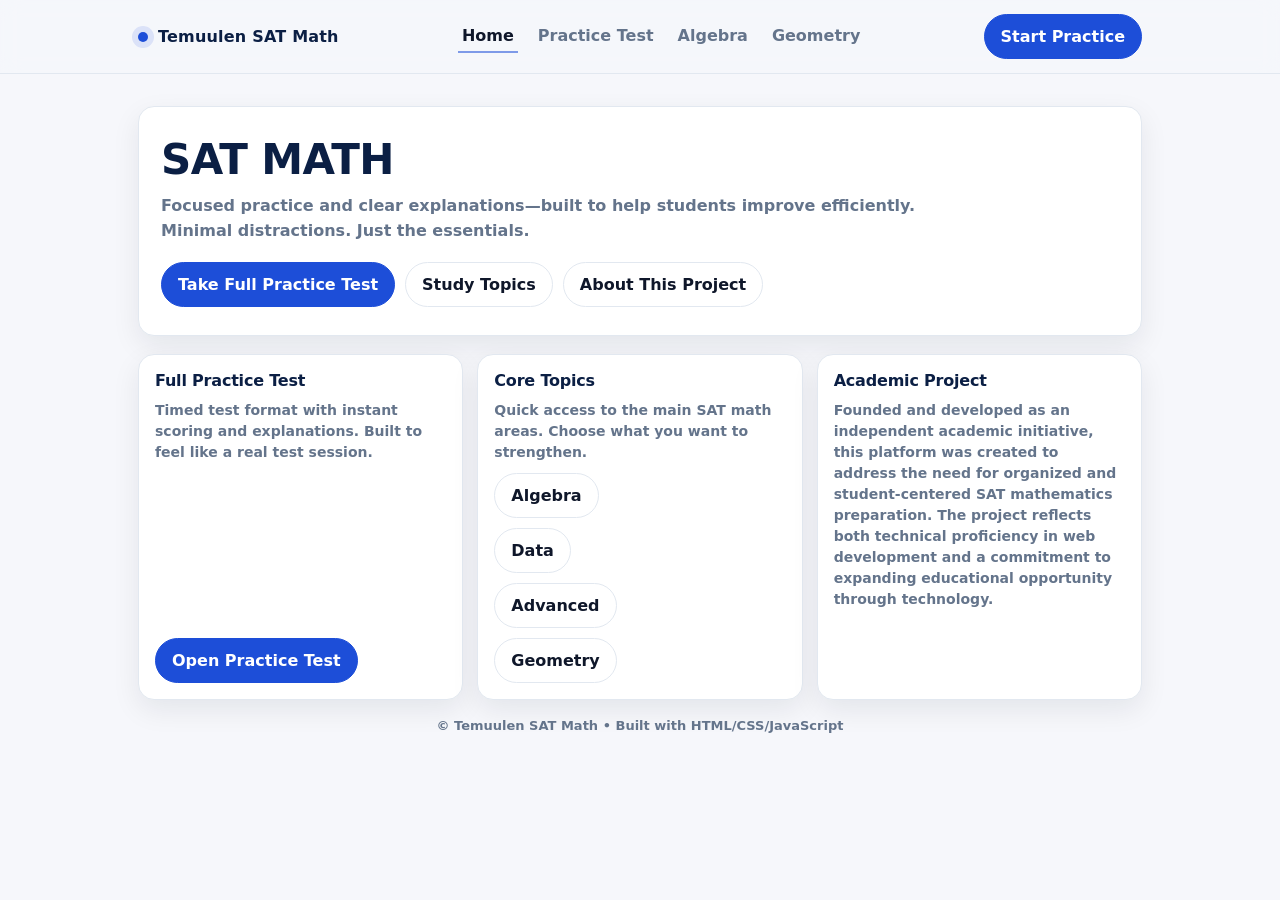
<file: index.html>
<!doctype html>
<html lang="en">
<head>
  <meta charset="UTF-8" />
  <meta name="viewport" content="width=device-width, initial-scale=1.0" />
  <title>Temuulen SAT Math</title>
  <style>
    :root{
      --bg:#f6f7fb;
      --card:#ffffff;
      --text:#0f172a;
      --muted:#64748b;
      --line:#e2e8f0;
      --navy:#0b1f44;
      --blue:#1d4ed8;
      --blue2:#1e40af;
      --shadow: 0 10px 28px rgba(15,23,42,.08);
      --radius: 16px;
      --max: 1040px;
    }
    *{ box-sizing:border-box; }
    body{
      margin:0;
      font-family: ui-sans-serif, system-ui, -apple-system, Segoe UI, Roboto, Helvetica, Arial, "Apple Color Emoji","Segoe UI Emoji";
      background: var(--bg);
      color: var(--text);
    }
    html{ scroll-behavior:smooth; }

    /* Top bar */
    .topbar{
      position:sticky; top:0; z-index:10;
      background: rgba(246,247,251,.9);
      backdrop-filter: blur(10px);
      border-bottom: 1px solid var(--line);
    }
    .nav{
      max-width: var(--max);
      margin:0 auto;
      padding: 14px 18px;
      display:flex;
      align-items:center;
      justify-content:space-between;
      gap:14px;
    }
    .brand{
      display:flex; align-items:center; gap:10px;
      font-weight: 900;
      letter-spacing: .2px;
      color: var(--navy);
      white-space: nowrap;
    }
    .dot{
      width:10px; height:10px; border-radius:999px;
      background: var(--blue);
      box-shadow: 0 0 0 6px rgba(29,78,216,.12);
    }
    .links{
      display:flex; gap:16px; flex-wrap:wrap;
      color: var(--muted);
      font-weight: 700;
    }
    .links a{
      text-decoration:none;
      color: var(--muted);
      padding:6px 4px;
      border-bottom:2px solid transparent;
    }
    .links a:hover{ color: var(--text); border-bottom-color: rgba(29,78,216,.25); }

    /* Layout */
    .wrap{
      max-width: var(--max);
      margin: 0 auto;
      padding: 32px 18px 64px;
    }
    .hero{
      background: var(--card);
      border: 1px solid var(--line);
      border-radius: var(--radius);
      box-shadow: var(--shadow);
      padding: 28px 22px;
    }
    .hero h1{
      margin:0 0 10px;
      font-size: 42px;
      letter-spacing: -0.6px;
      color: var(--navy);
    }
    .hero p{
      margin:0;
      max-width: 68ch;
      color: var(--muted);
      font-weight: 650;
      line-height: 1.55;
      font-size: 16px;
    }

    .actions{
      margin-top: 18px;
      display:flex;
      gap:10px;
      flex-wrap:wrap;
    }
    .btn{
      display:inline-flex;
      align-items:center;
      justify-content:center;
      gap:10px;
      padding: 12px 16px;
      border-radius: 999px;
      border: 1px solid var(--line);
      background: #fff;
      color: var(--text);
      font-weight: 800;
      text-decoration:none;
      transition: transform .08s ease, background .15s ease, border-color .15s ease;
    }
    .btn:active{ transform: translateY(1px) scale(0.99); }
    .btn.primary{
      background: var(--blue);
      border-color: var(--blue);
      color:#fff;
    }
    .btn.primary:hover{ background: var(--blue2); border-color: var(--blue2); }
    .btn.ghost{ background: transparent; }
    .btn.ghost:hover{ background: #ffffff; }

    /* Main cards */
    .grid{
      margin-top: 18px;
      display:grid;
      grid-template-columns: repeat(3, 1fr);
      gap: 14px;
    }
    .card{
      background: var(--card);
      border: 1px solid var(--line);
      border-radius: var(--radius);
      box-shadow: var(--shadow);
      padding: 16px;
      display:flex;
      flex-direction:column;
      gap: 10px;
      min-height: 150px;
    }
    .card h2{
      margin:0;
      font-size: 16px;
      letter-spacing: -.2px;
      color: var(--navy);
    }
    .card p{
      margin:0;
      color: var(--muted);
      font-weight: 650;
      line-height: 1.5;
      font-size: 14px;
    }
    .card .smallbtn{
      margin-top:auto;
      width: fit-content;
    }

    /* Footer */
    .footer{
      margin-top: 18px;
      color: var(--muted);
      font-weight: 650;
      font-size: 13px;
      text-align:center;
    }

    @media (max-width: 860px){
      .grid{ grid-template-columns: 1fr; }
      .hero h1{ font-size: 34px; }
      .links{ display:none; }
    }
  </style>
</head>

<body>
  <header class="topbar">
    <div class="nav">
      <div class="brand"><span class="dot"></span> Temuulen SAT Math</div>

      <nav class="links" aria-label="Main">
        <a href="index.html" style="color:var(--text); border-bottom-color: rgba(29,78,216,.55);">Home</a>
        <a href="practice.html">Practice Test</a>
        <a href="algebra.html">Algebra</a>
        <a href="geometry.html">Geometry</a>
      </nav>

      <a class="btn primary" href="practice.html">Start Practice</a>
    </div>
  </header>

  <main class="wrap">
    <section class="hero">
      <h1>SAT MATH</h1>
      <p>
        Focused practice and clear explanations—built to help students improve efficiently.
        Minimal distractions. Just the essentials.
      </p>

      <div class="actions">
        <a class="btn primary" href="practice.html">Take Full Practice Test</a>
        <a class="btn ghost" href="#topics">Study Topics</a>
        <a class="btn ghost" href="#about">About This Project</a>
      </div>
    </section>

    <section class="grid" id="topics" aria-label="Key sections">
      <div class="card">
        <h2>Full Practice Test</h2>
        <p>Timed test format with instant scoring and explanations. Built to feel like a real test session.</p>
        <a class="btn primary smallbtn" href="practice.html">Open Practice Test</a>
      </div>

      <div class="card">
        <h2>Core Topics</h2>
        <p>Quick access to the main SAT math areas. Choose what you want to strengthen.</p>
        <a class="btn smallbtn" href="topics/algebra.html">Algebra</a>
        <a class="btn smallbtn" href="topics/data.html">Data</a>
        <a class="btn smallbtn" href="topics/advanced.html">Advanced</a>
        <a class="btn smallbtn" href="topcis/geometry.html">Geometry</a>
      </div>

      <div class="card" id="about">
        <h2>Academic Project</h2>
        <p>
          Founded and developed as an independent academic initiative, this platform was created to address the need for organized and student-centered SAT mathematics preparation. The project reflects both technical proficiency in web development and a commitment to expanding educational opportunity through technology.
        </p>
      </div>
    </section>

    <div class="footer">© Temuulen SAT Math • Built with HTML/CSS/JavaScript</div>
  </main>
</body>
</html>
</file>
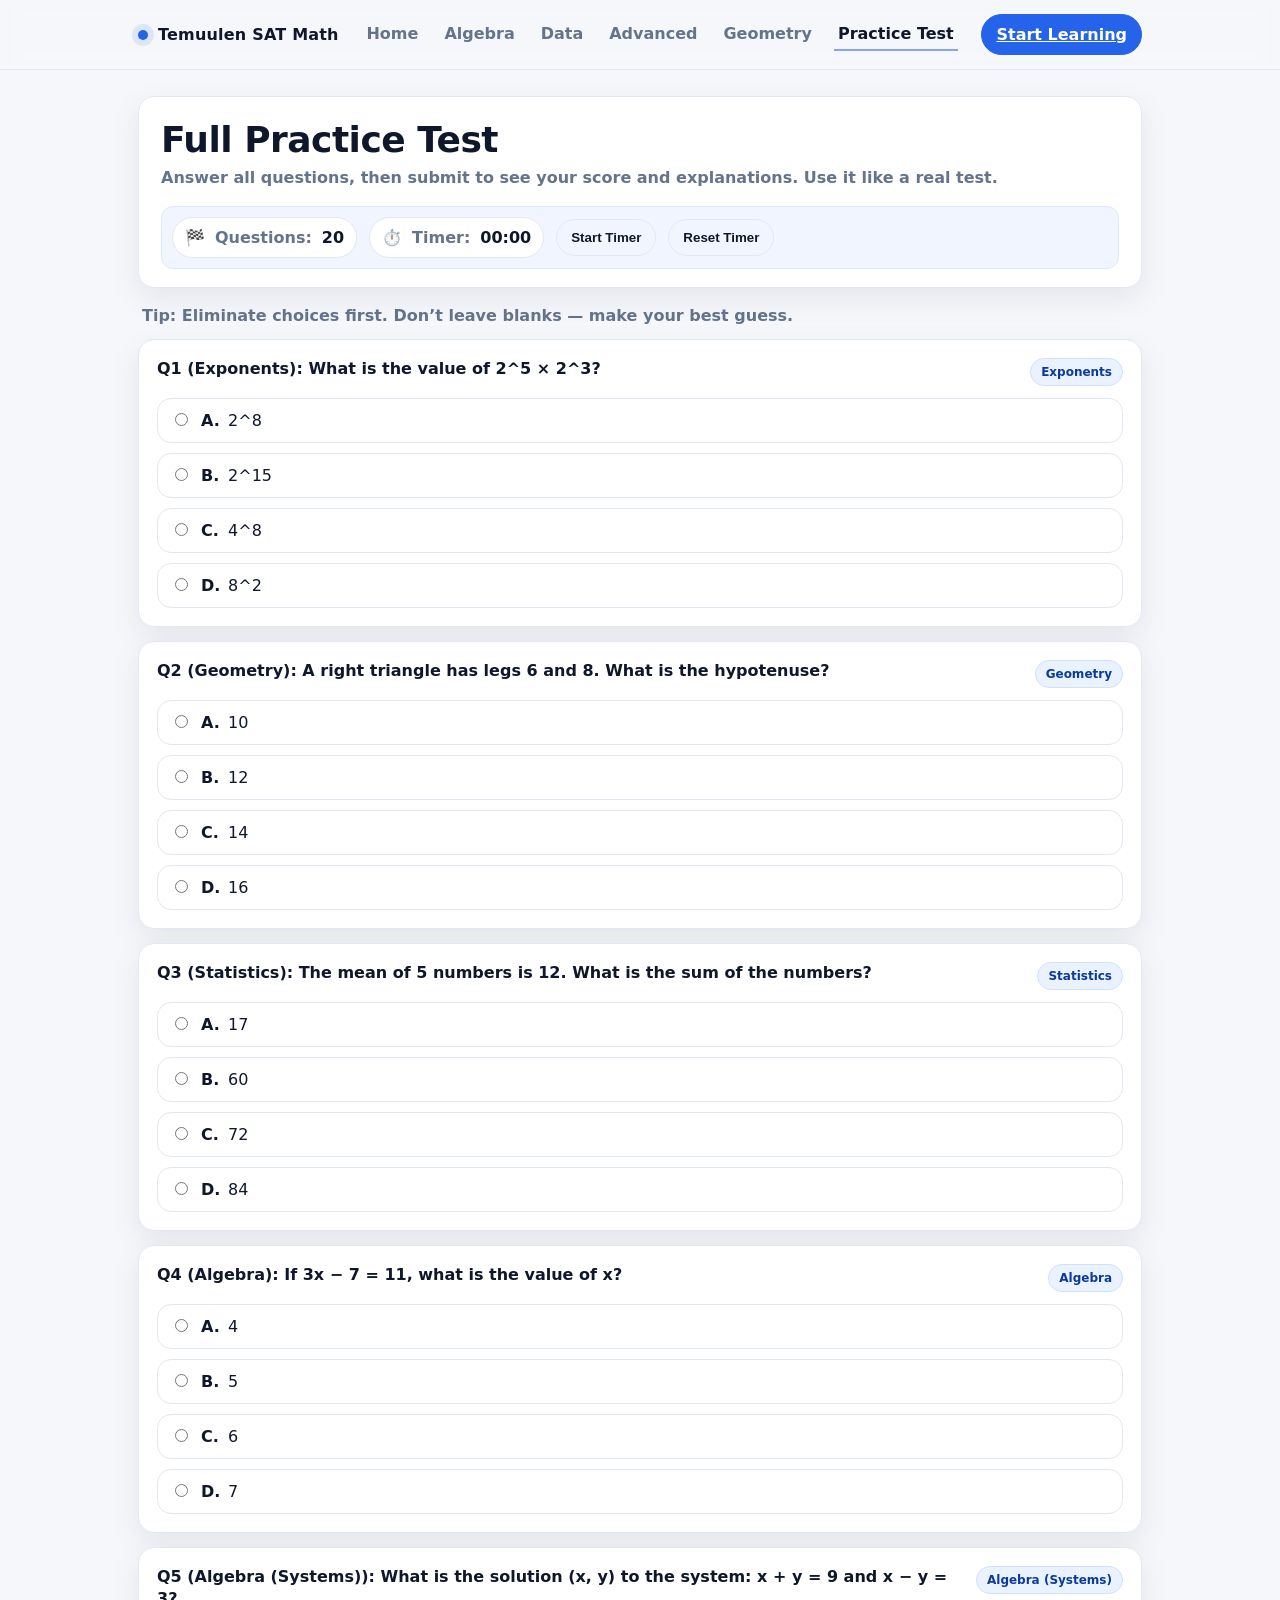
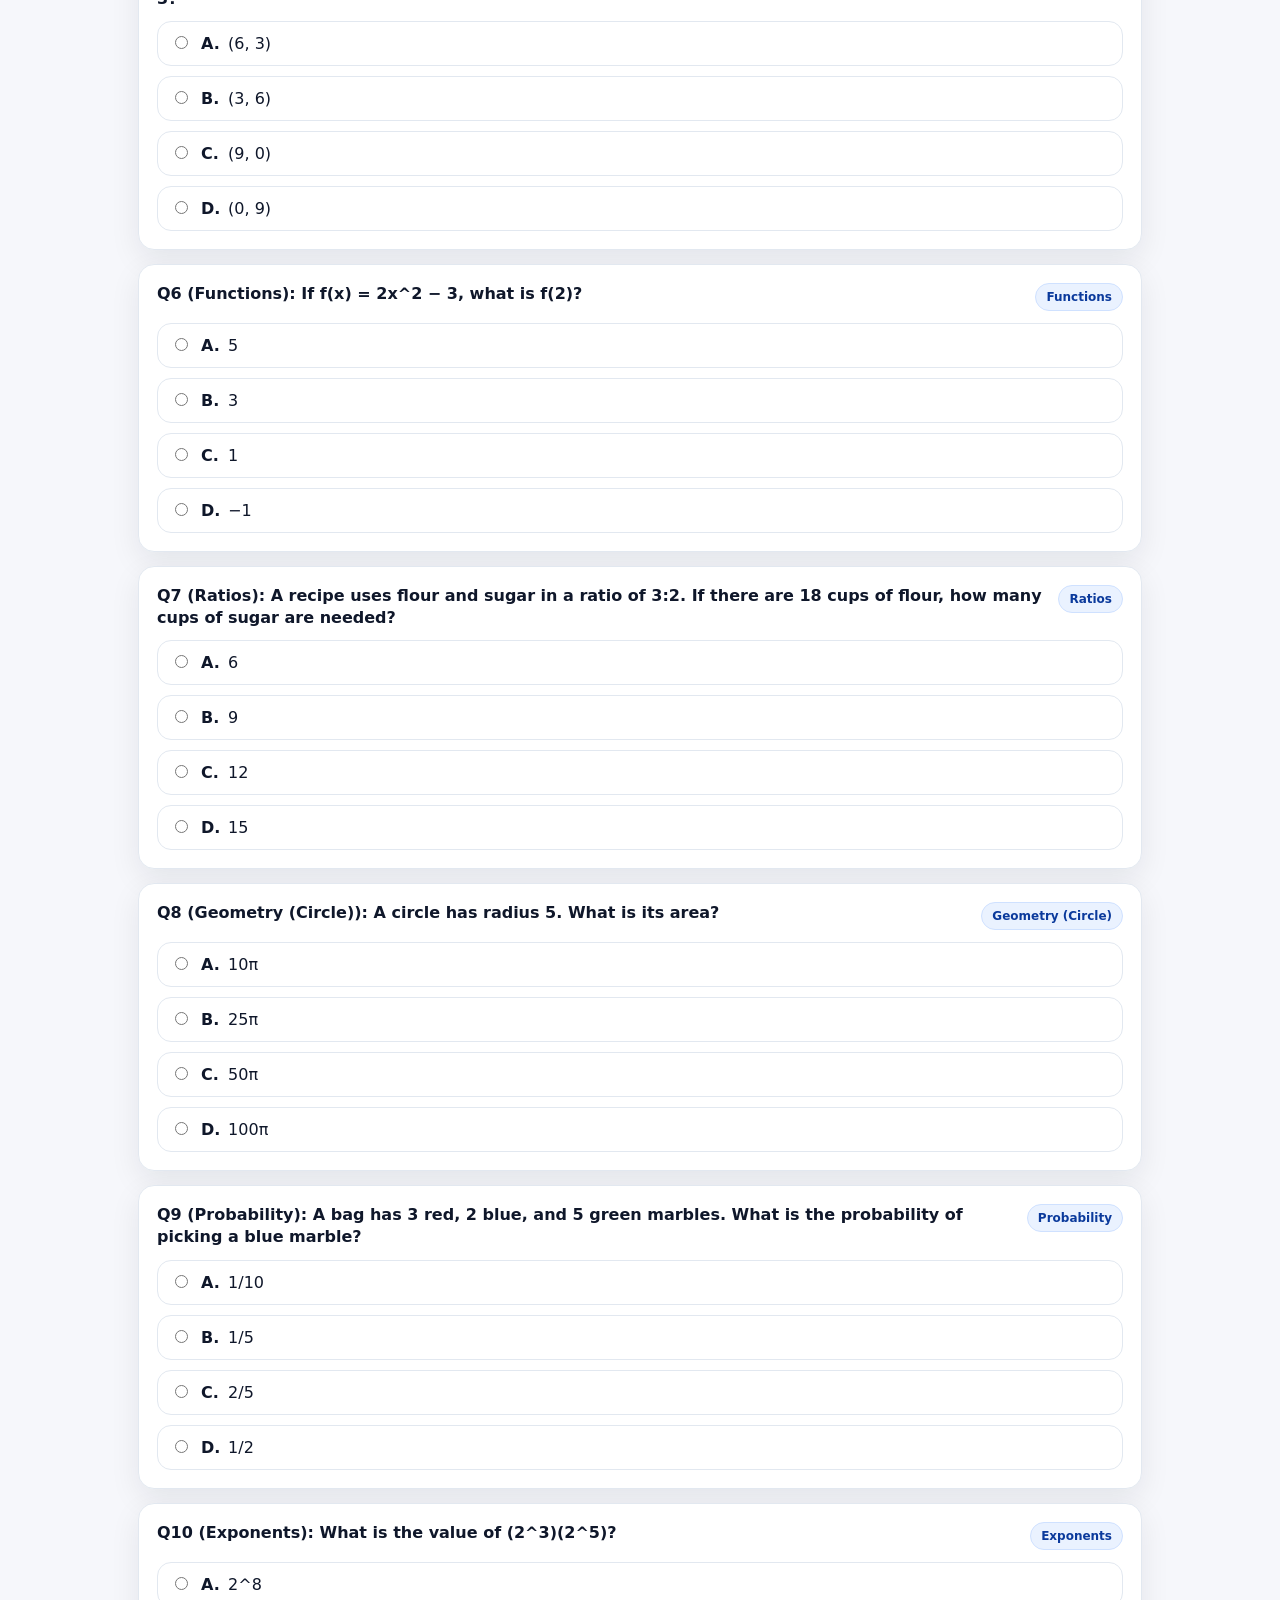
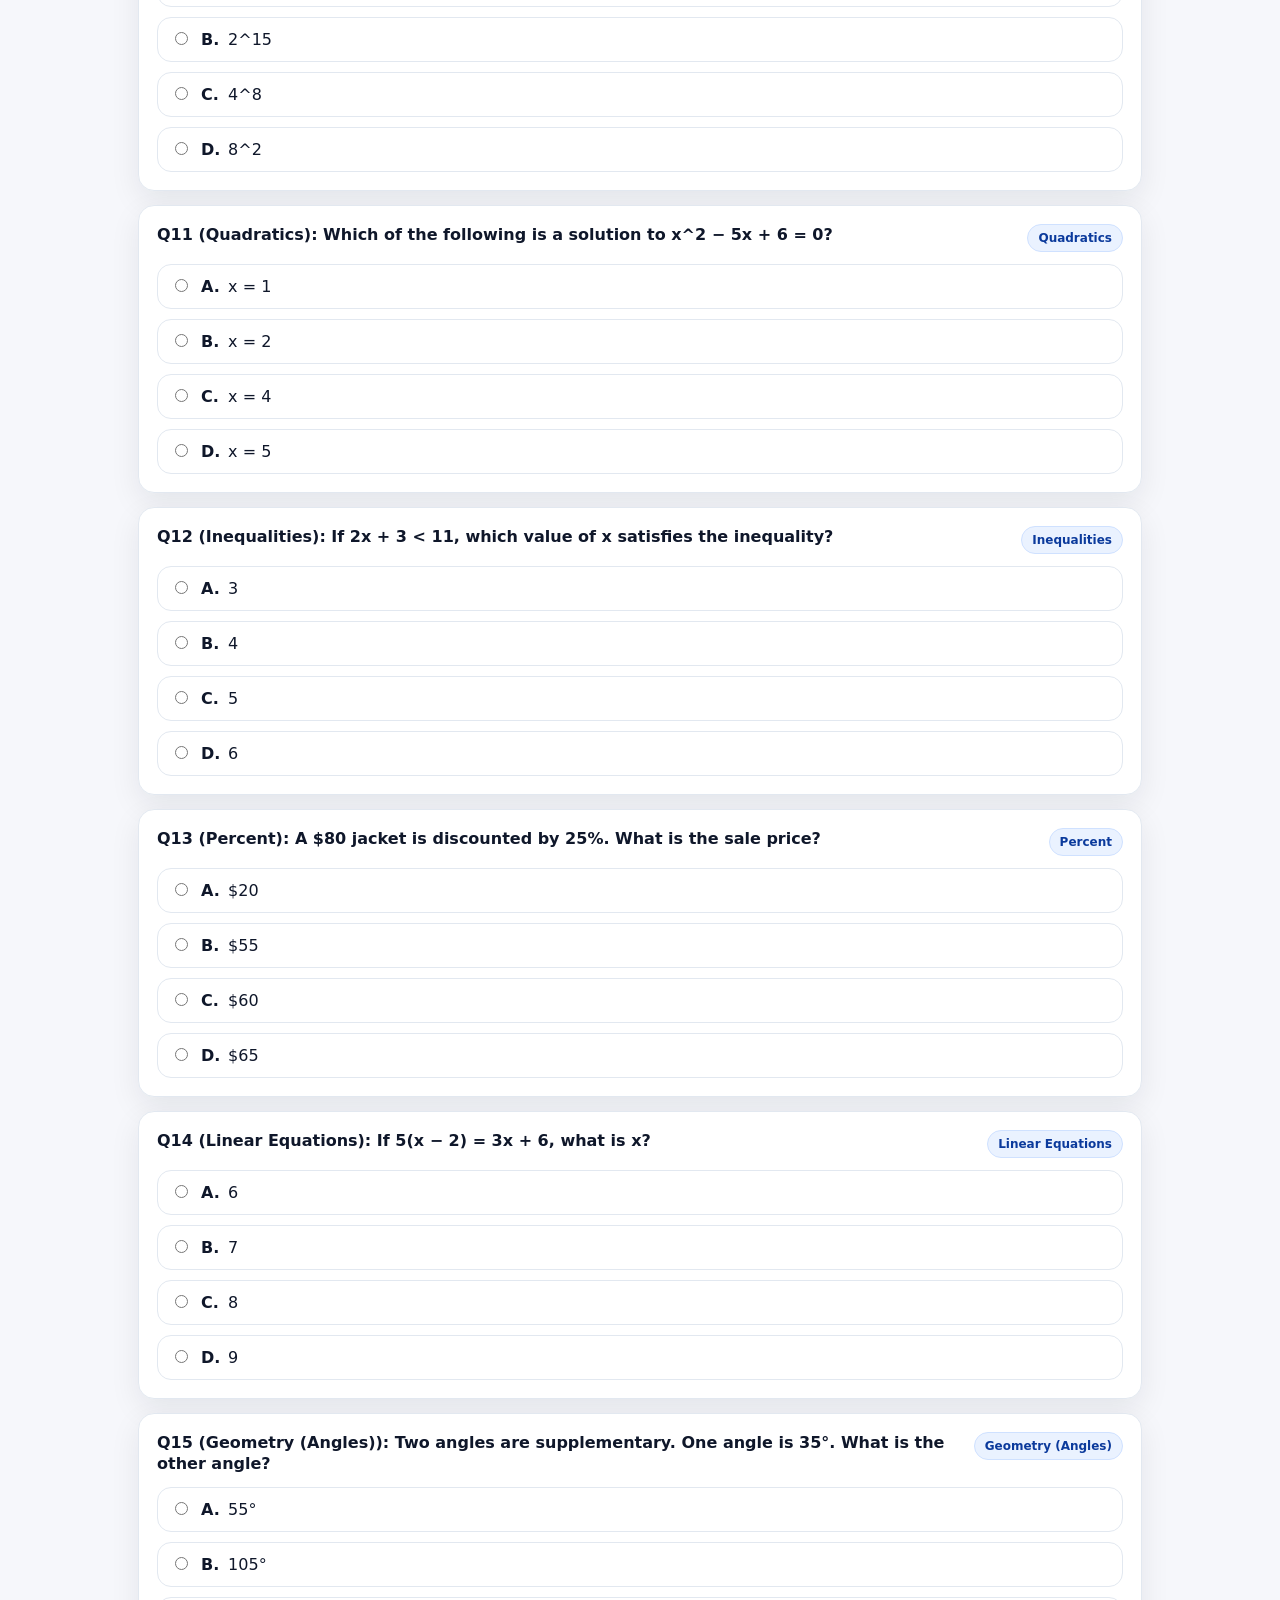
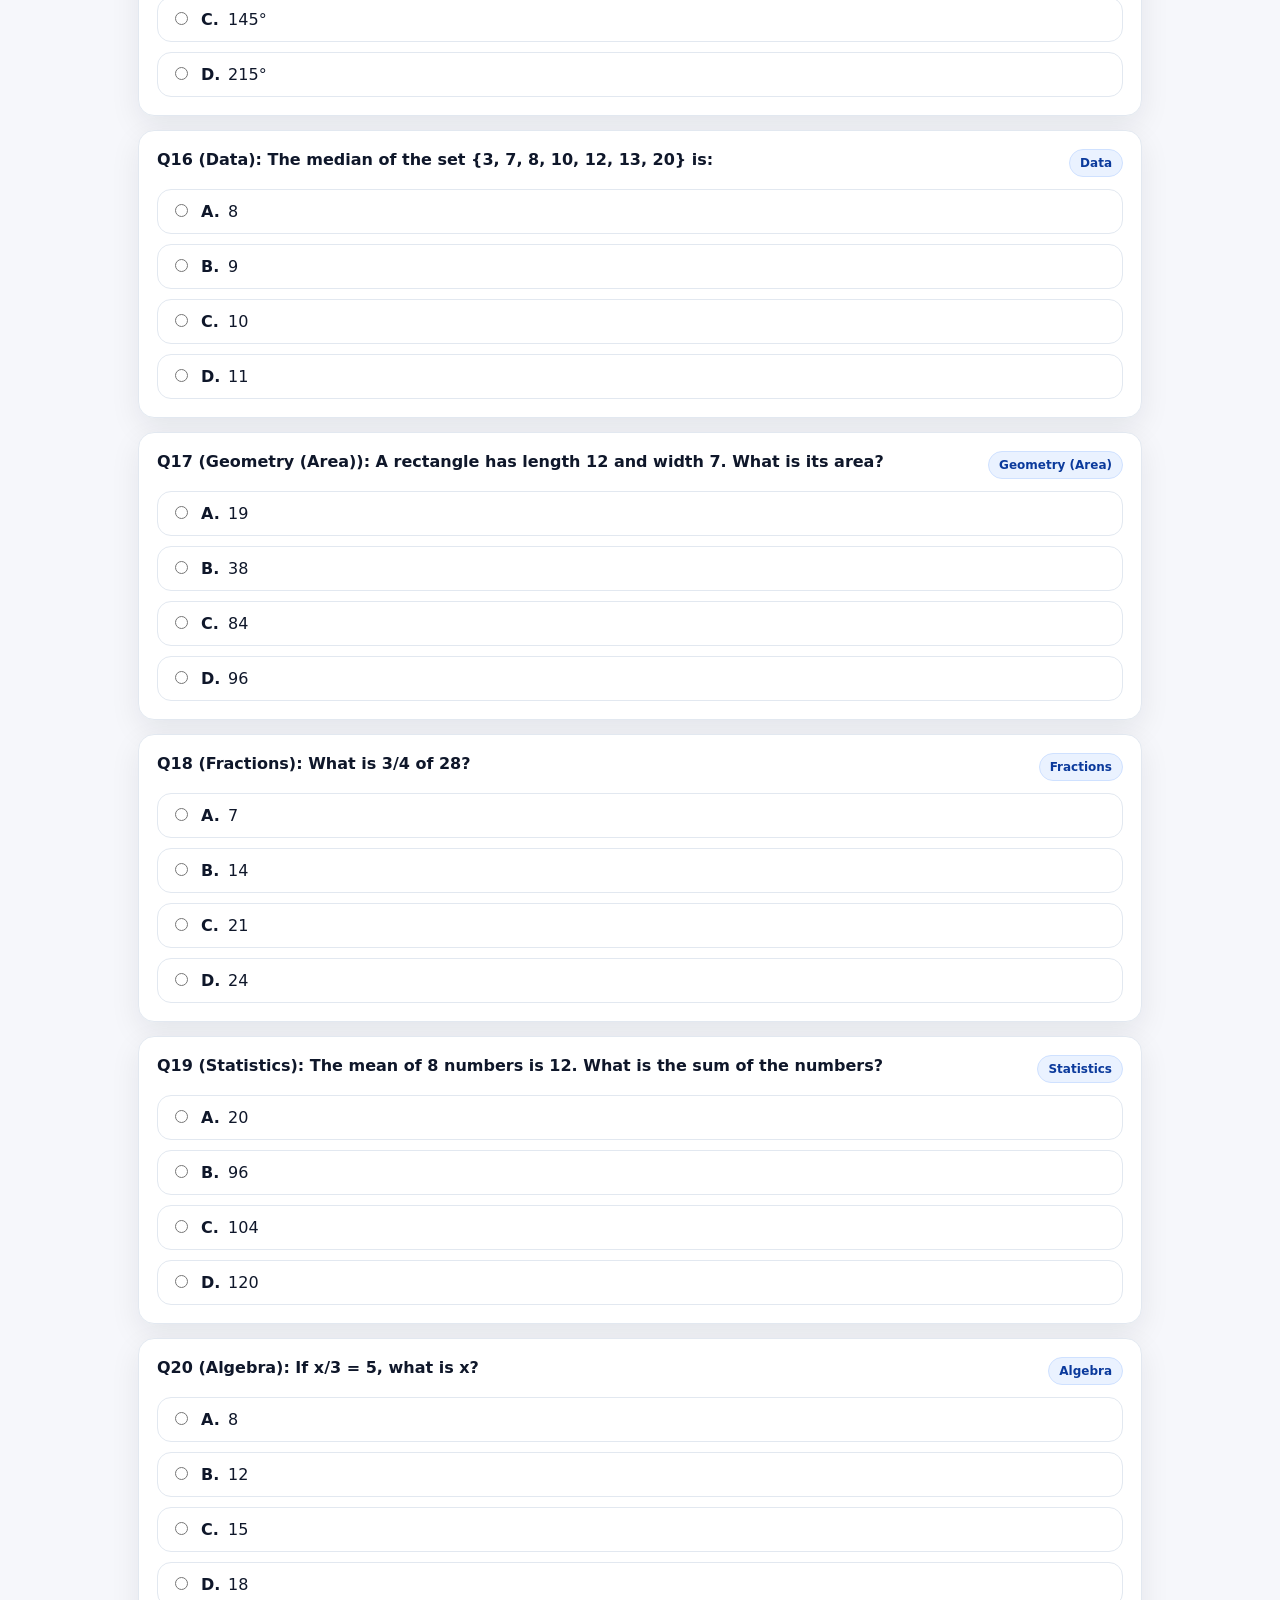
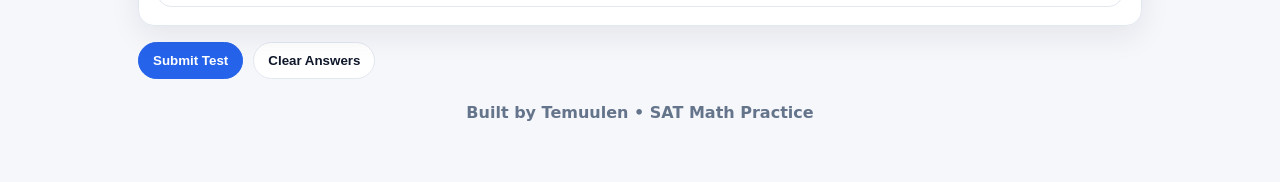
<file: practice.html>
<!doctype html>
<html lang="en">
<head>
  <meta charset="UTF-8" />
  <meta name="viewport" content="width=device-width, initial-scale=1.0" />
  <title>Practice Test • Temuulen SAT</title>

  <style>
    :root{
      --bg:#f6f7fb;
      --card:#ffffff;
      --text:#0f172a;
      --muted:#64748b;
      --line:#e2e8f0;
      --blue:#2563eb;
      --blue2:#1d4ed8;
      --good:#16a34a;
      --bad:#dc2626;
      --shadow: 0 10px 30px rgba(15,23,42,.08);
      --radius: 16px;
      --radius2: 12px;
      --max: 1040px;
      font-synthesis-weight: none;
    }
    *{box-sizing:border-box}
    body{
      margin:0;
      font-family: ui-sans-serif, system-ui, -apple-system, Segoe UI, Roboto, Helvetica, Arial, "Apple Color Emoji","Segoe UI Emoji";
      color:var(--text);
      background:var(--bg);
    }

    /* Top Nav */
    .topbar{
      position:sticky; top:0; z-index:10;
      background:rgba(246,247,251,.88);
      backdrop-filter: blur(10px);
      border-bottom:1px solid var(--line);
    }
    .nav{
      max-width:var(--max);
      margin:0 auto;
      padding:14px 18px;
      display:flex;
      align-items:center;
      justify-content:space-between;
      gap:14px;
    }
    .brand{
      display:flex;
      align-items:center;
      gap:10px;
      font-weight:800;
      letter-spacing:.2px;
      white-space:nowrap;
    }
    .brand .dot{
      width:10px;height:10px;border-radius:999px;background:var(--blue);
      box-shadow: 0 0 0 6px rgba(37,99,235,.12);
    }
    .links{
      display:flex;
      gap:18px;
      flex-wrap:wrap;
      justify-content:center;
      color:var(--muted);
      font-weight:600;
    }
    .links a{
      text-decoration:none;
      color:var(--muted);
      padding:6px 4px;
      border-bottom:2px solid transparent;
    }
    .links a:hover{ color:var(--text); border-bottom-color:rgba(37,99,235,.25); }
    .cta{
      display:flex; gap:10px; align-items:center;
      white-space:nowrap;
    }
    .btn{
      border:1px solid var(--line);
      background:#fff;
      color:var(--text);
      padding:10px 14px;
      border-radius:999px;
      font-weight:700;
      cursor:pointer;
      transition: transform .05s ease, background .15s ease, border-color .15s ease;
    }
    .btn:active{ transform: translateY(1px); }
    .btn.primary{
      background:var(--blue);
      border-color: var(--blue);
      color:#fff;
    }
    .btn.primary:hover{ background:var(--blue2); border-color:var(--blue2); }
    .btn.ghost{
      background:transparent;
    }
    .btn:disabled{ opacity:.7; cursor:not-allowed; }

    /* Page */
    .wrap{
      max-width:var(--max);
      margin:0 auto;
      padding:26px 18px 60px;
    }
    .hero{
      background:var(--card);
      border:1px solid var(--line);
      border-radius:var(--radius);
      box-shadow: var(--shadow);
      padding:22px 22px 18px;
    }
    .hero h1{
      margin:0 0 6px;
      font-size:36px;
      letter-spacing:-.5px;
    }
    .hero p{
      margin:0 0 16px;
      color:var(--muted);
      line-height:1.5;
      font-weight:600;
    }
    .pillbar{
      display:flex;
      gap:12px;
      flex-wrap:wrap;
      align-items:center;
      padding:10px;
      background: #f1f5ff;
      border:1px solid #dbeafe;
      border-radius:var(--radius2);
    }
    .pill{
      display:flex;
      align-items:center;
      gap:10px;
      padding:10px 12px;
      border-radius:999px;
      background:#fff;
      border:1px solid var(--line);
      font-weight:800;
    }
    .pill span{ color:var(--muted); font-weight:800; }
    .timer{
      min-width:110px;
      justify-content:center;
    }
    .tip{
      margin:18px 4px 14px;
      color:var(--muted);
      font-weight:700;
    }

    /* Questions */
    .q{
      background:var(--card);
      border:1px solid var(--line);
      border-radius:var(--radius);
      box-shadow: var(--shadow);
      padding:18px 18px;
      margin:14px 0;
    }
    .qhead{
      display:flex;
      align-items:flex-start;
      justify-content:space-between;
      gap:14px;
      margin-bottom:12px;
    }
    .qtitle{
      font-size:16px;
      font-weight:900;
      line-height:1.35;
    }
    .qtag{
      font-size:12px;
      font-weight:900;
      color:#0b3a9c;
      background:#eaf2ff;
      border:1px solid #cfe1ff;
      padding:6px 10px;
      border-radius:999px;
      white-space:nowrap;
    }
    .choices{
      display:grid;
      gap:10px;
      margin-top:10px;
    }
    .choice{
      display:flex;
      gap:10px;
      align-items:flex-start;
      padding:12px 12px;
      border:1px solid var(--line);
      border-radius:14px;
      background:#fff;
      cursor:pointer;
      transition: border-color .15s ease, transform .08s ease, background .15s ease;
    }
    .choice:hover{ border-color:#bcd2ff; background:#fbfdff; }
    .choice:active{ transform: scale(0.995); }
    .choice input{ margin-top:2px; }
    .choice strong{ min-width: 22px; display:inline-block; }

    /* Results */
    .actions{
      display:flex;
      gap:10px;
      flex-wrap:wrap;
      margin-top:16px;
      align-items:center;
    }
    .result{
      margin-top:18px;
      padding:16px 16px;
      border-radius:var(--radius);
      border:1px solid var(--line);
      background: #fff;
      box-shadow: var(--shadow);
      display:none;
    }
    .result h2{ margin:0 0 6px; font-size:22px; }
    .result .meta{ color:var(--muted); font-weight:700; margin:0 0 12px; }
    .scoreline{
      display:flex; gap:10px; flex-wrap:wrap; align-items:center;
      margin: 12px 0 4px;
    }
    .badge{
      display:inline-flex;
      align-items:center;
      gap:8px;
      padding:8px 12px;
      border-radius:999px;
      font-weight:900;
      border:1px solid var(--line);
      background:#f8fafc;
    }
    .badge.good{ border-color:#bbf7d0; background:#f0fdf4; color:#166534; }
    .badge.bad{ border-color:#fecaca; background:#fef2f2; color:#991b1b; }

    .review{
      margin-top:14px;
      display:grid;
      gap:10px;
    }
    .reviewItem{
      border:1px solid var(--line);
      border-radius:14px;
      padding:12px 12px;
      background:#fff;
    }
    .reviewItem .top{
      display:flex; justify-content:space-between; align-items:flex-start; gap:12px;
      margin-bottom:6px;
    }
    .reviewItem .top .label{
      font-weight:900;
    }
    .reviewItem .top .status{
      font-weight:900;
      padding:6px 10px;
      border-radius:999px;
      border:1px solid var(--line);
      background:#f8fafc;
      white-space:nowrap;
    }
    .status.ok{ border-color:#bbf7d0; background:#f0fdf4; color:#166534; }
    .status.no{ border-color:#fecaca; background:#fef2f2; color:#991b1b; }
    .reviewItem .small{
      color:var(--muted);
      font-weight:700;
      line-height:1.45;
    }

    .footerNote{
      margin-top:24px;
      color:var(--muted);
      font-weight:700;
      text-align:center;
    }

    @media (max-width: 760px){
      .hero h1{ font-size:30px; }
      .links{ display:none; }
    }

    /* --- Animations (professional + subtle) --- */
    @keyframes fadeUp {
      from { opacity: 0; transform: translateY(10px); }
      to   { opacity: 1; transform: translateY(0); }
    }
    .hero { animation: fadeUp .5s ease both; }
    .q {
      animation: fadeUp .45s ease both;
      animation-delay: calc(var(--i, 0) * 60ms);
    }
    .result.show{
      display:block !important;
      animation: fadeUp .4s ease both;
    }
    html {
  scroll-behavior: smooth;
}

.btn {
  transition: transform .08s ease, box-shadow .15s ease;
}

.btn:active {
  transform: translateY(1px) scale(0.99);
}
  </style>
</head>

<body>
  <header class="topbar">
    <div class="nav">
      <div class="brand"><span class="dot"></span> Temuulen SAT Math</div>

      <nav class="links" aria-label="Main">
        <a href="index.html">Home</a>
        <a href="topics/algebra.html">Algebra</a>
<a href="topics/data.html">Data</a>
<a href="topics/advanced.html">Advanced</a>
<a href="topics/geometry.html">Geometry</a>
        <a href="practice.html" style="color:var(--text); border-bottom-color: rgba(37,99,235,.55);">Practice Test</a>
      </nav>

      <div class="cta">
        <a class="btn primary" href="index.html">Start Learning</a>
      </div>
    </div>
  </header>

  <main class="wrap">
    <section class="hero">
      <h1>Full Practice Test</h1>
      <p>Answer all questions, then submit to see your score and explanations. Use it like a real test.</p>

      <div class="pillbar" role="group" aria-label="Test controls">
        <div class="pill" id="qCountPill">🏁 <span>Questions:</span> <strong id="questionCount">0</strong></div>
        <div class="pill timer">⏱️ <span>Timer:</span> <strong id="timerText">00:00</strong></div>
        <button class="btn ghost" id="startBtn" type="button">Start Timer</button>
        <button class="btn ghost" id="resetBtn" type="button">Reset Timer</button>
      </div>
    </section>

    <div class="tip">Tip: Eliminate choices first. Don’t leave blanks — make your best guess.</div>

    <form id="testForm" aria-label="SAT Practice Test">
      <div id="questionList"></div>

      <div class="actions">
        <button class="btn primary" type="submit">Submit Test</button>
        <button class="btn" type="button" id="clearBtn">Clear Answers</button>
      </div>
    </form>

    <section class="result" id="resultBox" aria-live="polite">
      <h2 id="resultTitle">Your Results</h2>
      <p class="meta" id="resultMeta"></p>

      <div class="scoreline">
        <span class="badge" id="scoreBadge">Score: 0/0</span>
        <span class="badge" id="timeBadge">Time: 00:00</span>
      </div>

      <div class="review" id="reviewList"></div>

      <div class="actions" style="margin-top:14px;">
        <button class="btn" id="retakeBtn" type="button">Retake Test</button>
      </div>
    </section>

    <div class="footerNote">Built by Temuulen • SAT Math Practice</div>
  </main>

  <script>
    // ----------------------------
    // Question Bank (20 questions)
    // answer = index (0=A, 1=B, 2=C, 3=D)
    // ----------------------------
    const questions = [
      { id: 1, topic: "Exponents", question: "What is the value of 2^5 × 2^3?",
        choices: ["2^8", "2^15", "4^8", "8^2"], answer: 0,
        explanation: "Same base → add exponents: 2^(5+3) = 2^8."
      },
      { id: 2, topic: "Geometry", question: "A right triangle has legs 6 and 8. What is the hypotenuse?",
        choices: ["10", "12", "14", "16"], answer: 0,
        explanation: "Use Pythagorean theorem: √(6^2+8^2)=√(36+64)=√100=10."
      },
      { id: 3, topic: "Statistics", question: "The mean of 5 numbers is 12. What is the sum of the numbers?",
        choices: ["17", "60", "72", "84"], answer: 1,
        explanation: "Sum = mean × count = 12×5 = 60."
      },
      { id: 4, topic: "Algebra", question: "If 3x − 7 = 11, what is the value of x?",
        choices: ["4", "5", "6", "7"], answer: 2,
        explanation: "3x − 7 = 11 → 3x = 18 → x = 6."
      },
      { id: 5, topic: "Algebra (Systems)", question: "What is the solution (x, y) to the system: x + y = 9 and x − y = 3?",
        choices: ["(6, 3)", "(3, 6)", "(9, 0)", "(0, 9)"], answer: 0,
        explanation: "Add equations: 2x=12 → x=6. Then y=3."
      },
      { id: 6, topic: "Functions", question: "If f(x) = 2x^2 − 3, what is f(2)?",
        choices: ["5", "3", "1", "−1"], answer: 0,
        explanation: "f(2)=2(2^2)−3=8−3=5."
      },
      { id: 7, topic: "Ratios", question: "A recipe uses flour and sugar in a ratio of 3:2. If there are 18 cups of flour, how many cups of sugar are needed?",
        choices: ["6", "9", "12", "15"], answer: 2,
        explanation: "3 parts flour = 18 → 1 part = 6. Sugar is 2 parts → 12."
      },
      { id: 8, topic: "Geometry (Circle)", question: "A circle has radius 5. What is its area?",
        choices: ["10π", "25π", "50π", "100π"], answer: 1,
        explanation: "Area = πr^2 = π(5^2)=25π."
      },
      { id: 9, topic: "Probability", question: "A bag has 3 red, 2 blue, and 5 green marbles. What is the probability of picking a blue marble?",
        choices: ["1/10", "1/5", "2/5", "1/2"], answer: 1,
        explanation: "Total marbles = 10. Blue = 2 → 2/10 = 1/5."
      },
      { id: 10, topic: "Exponents", question: "What is the value of (2^3)(2^5)?",
        choices: ["2^8", "2^15", "4^8", "8^2"], answer: 0,
        explanation: "Same base → add exponents: 2^(3+5)=2^8."
      },
      { id: 11, topic: "Quadratics", question: "Which of the following is a solution to x^2 − 5x + 6 = 0?",
        choices: ["x = 1", "x = 2", "x = 4", "x = 5"], answer: 1,
        explanation: "Factor: (x−2)(x−3)=0 → x=2 or x=3. Only x=2 is listed."
      },
      { id: 12, topic: "Inequalities", question: "If 2x + 3 < 11, which value of x satisfies the inequality?",
        choices: ["3", "4", "5", "6"], answer: 0,
        explanation: "2x+3<11 → 2x<8 → x<4. Only 3 works."
      },
      { id: 13, topic: "Percent", question: "A $80 jacket is discounted by 25%. What is the sale price?",
        choices: ["$20", "$55", "$60", "$65"], answer: 2,
        explanation: "25% of 80 is 20. Sale price = 80−20 = 60."
      },
      { id: 14, topic: "Linear Equations", question: "If 5(x − 2) = 3x + 6, what is x?",
        choices: ["6", "7", "8", "9"], answer: 2,
        explanation: "5x−10=3x+6 → 2x=16 → x=8."
      },
      { id: 15, topic: "Geometry (Angles)", question: "Two angles are supplementary. One angle is 35°. What is the other angle?",
        choices: ["55°", "105°", "145°", "215°"], answer: 2,
        explanation: "Supplementary angles sum to 180°. 180−35=145."
      },
      { id: 16, topic: "Data", question: "The median of the set {3, 7, 8, 10, 12, 13, 20} is:",
        choices: ["8", "9", "10", "11"], answer: 2,
        explanation: "There are 7 numbers. The 4th number (in order) is the median: 10."
      },
      { id: 17, topic: "Geometry (Area)", question: "A rectangle has length 12 and width 7. What is its area?",
        choices: ["19", "38", "84", "96"], answer: 2,
        explanation: "Area = length × width = 12×7 = 84."
      },
      { id: 18, topic: "Fractions", question: "What is 3/4 of 28?",
        choices: ["7", "14", "21", "24"], answer: 2,
        explanation: "(3/4)×28 = 3×7 = 21."
      },
      { id: 19, topic: "Statistics", question: "The mean of 8 numbers is 12. What is the sum of the numbers?",
        choices: ["20", "96", "104", "120"], answer: 1,
        explanation: "Sum = mean × count = 12×8 = 96."
      },
      { id: 20, topic: "Algebra", question: "If x/3 = 5, what is x?",
        choices: ["8", "12", "15", "18"], answer: 2,
        explanation: "Multiply both sides by 3: x = 15."
      }
    ];

    // ----------------------------
    // Render Questions (with stagger animation)
    // ----------------------------
    const questionList = document.getElementById("questionList");
    const questionCount = document.getElementById("questionCount");
    questionCount.textContent = questions.length;

    function letter(i){ return ["A","B","C","D"][i]; }

    function renderQuestions(){
      questionList.innerHTML = "";
      questions.forEach((q, idx) => {
        const card = document.createElement("section");
        card.className = "q";
        card.id = `q${q.id}`;
        card.style.setProperty("--i", idx);

        const head = document.createElement("div");
        head.className = "qhead";

        const title = document.createElement("div");
        title.className = "qtitle";
        title.textContent = `Q${idx+1} (${q.topic}): ${q.question}`;

        const tag = document.createElement("div");
        tag.className = "qtag";
        tag.textContent = q.topic;

        head.appendChild(title);
        head.appendChild(tag);

        const choices = document.createElement("div");
        choices.className = "choices";

        q.choices.forEach((c, i) => {
          const label = document.createElement("label");
          label.className = "choice";

          const input = document.createElement("input");
          input.type = "radio";
          input.name = `q_${q.id}`;
          input.value = String(i);

          const text = document.createElement("div");
          text.innerHTML = `<strong>${letter(i)}.</strong> ${c}`;

          label.appendChild(input);
          label.appendChild(text);
          choices.appendChild(label);
        });

        card.appendChild(head);
        card.appendChild(choices);
        questionList.appendChild(card);
      });
    }

    renderQuestions();

    // ----------------------------
    // Timer
    // ----------------------------
    const timerText = document.getElementById("timerText");
    const startBtn = document.getElementById("startBtn");
    const resetBtn = document.getElementById("resetBtn");

    let seconds = 0;
    let timerId = null;

    function fmtTime(s){
      const m = Math.floor(s/60);
      const r = s % 60;
      return `${String(m).padStart(2,"0")}:${String(r).padStart(2,"0")}`;
    }
    function updateTimer(){ timerText.textContent = fmtTime(seconds); }

    function startTimer(){
      if (timerId) return;
      timerId = setInterval(() => {
        seconds++;
        updateTimer();
      }, 1000);
      startBtn.textContent = "Timer Running";
      startBtn.disabled = true;
    }
    function resetTimer(){
      if (timerId){
        clearInterval(timerId);
        timerId = null;
      }
      seconds = 0;
      updateTimer();
      startBtn.textContent = "Start Timer";
      startBtn.disabled = false;
    }

    startBtn.addEventListener("click", startTimer);
    resetBtn.addEventListener("click", resetTimer);

    // ----------------------------
    // Scoring + Review (with results animation)
    // ----------------------------
    const form = document.getElementById("testForm");
    const resultBox = document.getElementById("resultBox");
    const reviewList = document.getElementById("reviewList");
    const scoreBadge = document.getElementById("scoreBadge");
    const timeBadge = document.getElementById("timeBadge");
    const resultMeta = document.getElementById("resultMeta");
    const retakeBtn = document.getElementById("retakeBtn");
    const clearBtn = document.getElementById("clearBtn");

    function getSelected(qid){
      const selected = document.querySelector(`input[name="q_${qid}"]:checked`);
      return selected ? Number(selected.value) : null;
    }

    function scrollToResults(){
      resultBox.scrollIntoView({ behavior: "smooth", block: "start" });
    }

    form.addEventListener("submit", (e) => {
      e.preventDefault();

      // stop timer when submitting
      if (timerId){
        clearInterval(timerId);
        timerId = null;
      }
      startBtn.textContent = "Start Timer";
      startBtn.disabled = false;

      let correct = 0;
      const total = questions.length;
      const details = [];

      questions.forEach((q, idx) => {
        const sel = getSelected(q.id);
        const ok = sel === q.answer;
        if (ok) correct++;

        details.push({
          number: idx + 1,
          topic: q.topic,
          question: q.question,
          selected: sel,
          correctIndex: q.answer,
          ok,
          explanation: q.explanation,
          choices: q.choices
        });
      });

      // Build review UI
      reviewList.innerHTML = "";
      details.forEach(d => {
        const item = document.createElement("div");
        item.className = "reviewItem";

        const top = document.createElement("div");
        top.className = "top";

        const label = document.createElement("div");
        label.className = "label";
        label.textContent = `Q${d.number} (${d.topic})`;

        const status = document.createElement("div");
        status.className = `status ${d.ok ? "ok" : "no"}`;
        status.textContent = d.ok ? "Correct" : "Needs Review";

        top.appendChild(label);
        top.appendChild(status);

        const small = document.createElement("div");
        small.className = "small";

        const yourAns = (d.selected === null)
          ? "No answer"
          : `${letter(d.selected)} (${d.choices[d.selected]})`;

        const corrAns = `${letter(d.correctIndex)} (${d.choices[d.correctIndex]})`;

        small.innerHTML = `
          <div><strong>Your answer:</strong> ${yourAns}</div>
          <div><strong>Correct answer:</strong> ${corrAns}</div>
          <div style="margin-top:6px;"><strong>Explanation:</strong> ${d.explanation}</div>
        `;

        item.appendChild(top);
        item.appendChild(small);
        reviewList.appendChild(item);
      });

      // Score display
      scoreBadge.textContent = `Score: ${correct}/${total}`;
      timeBadge.textContent = `Time: ${fmtTime(seconds)}`;

      const ratio = correct / total;
      scoreBadge.className = "badge " + (ratio >= 0.75 ? "good" : (ratio >= 0.5 ? "" : "bad"));
      resultMeta.textContent = "Review explanations below and retake the test to improve your accuracy.";

      // animate results
      resultBox.classList.add("show");
      scrollToResults();
    });

    retakeBtn.addEventListener("click", () => {
      document.querySelectorAll("input[type='radio']").forEach(i => i.checked = false);
      resultBox.classList.remove("show");
      reviewList.innerHTML = "";
      resetTimer();
      window.scrollTo({ top: 0, behavior: "smooth" });
    });

    clearBtn.addEventListener("click", () => {
      document.querySelectorAll("input[type='radio']").forEach(i => i.checked = false);
    });

    updateTimer();
  </script>
</body>
</html>
</file>
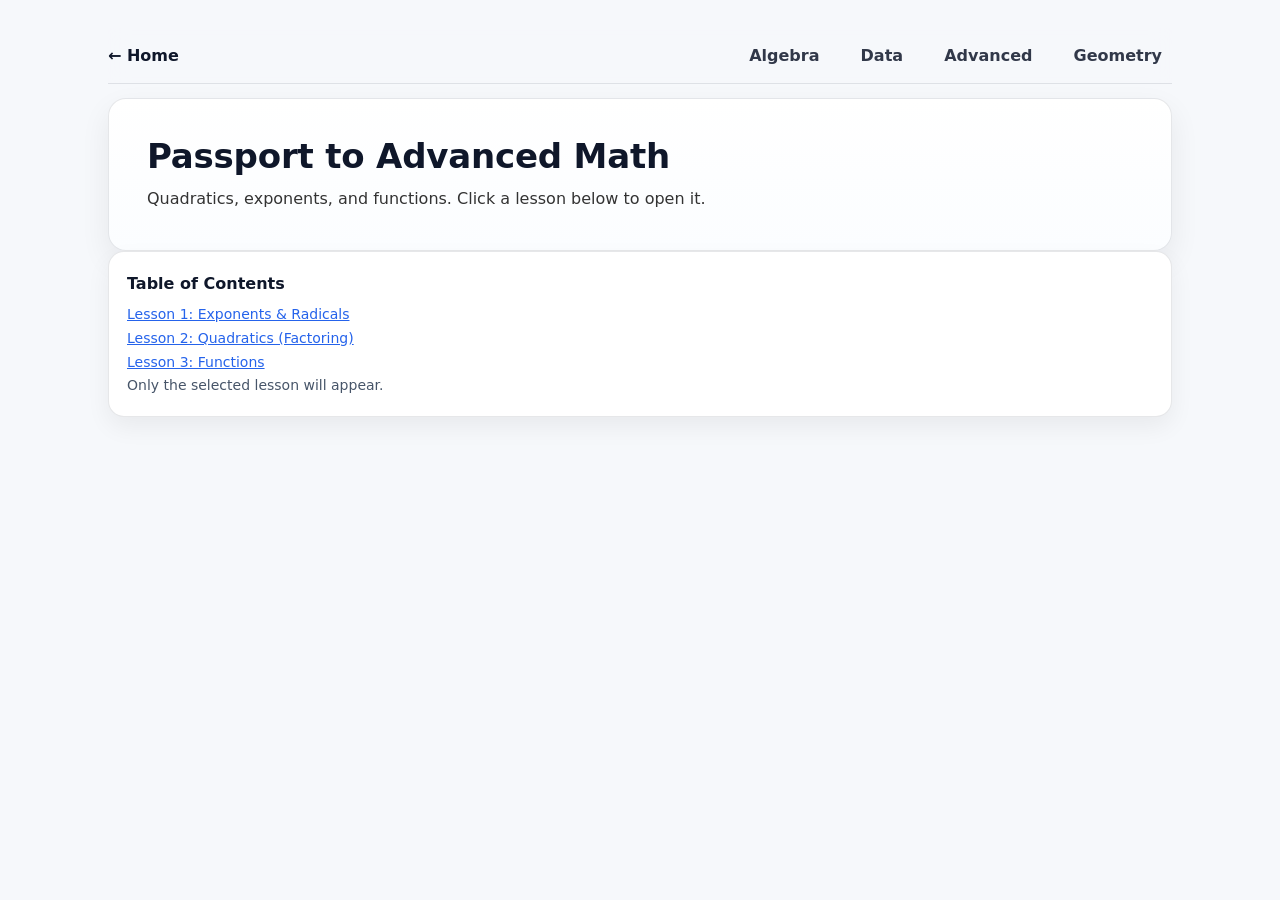
<file: topics/advanced.html>
<!DOCTYPE html>
<html lang="en">
<head>
  <meta charset="UTF-8" />
  <meta name="viewport" content="width=device-width, initial-scale=1.0" />
  <title>Advanced • Temuulen SAT Math</title>
  <link rel="stylesheet" href="../assets/style.css" />
  <script src="../assets/app.js"></script>
</head>
<body>
  <div class="container">

    <div class="nav">
      <div style="font-weight:900; cursor:pointer;" onclick="goHome()">← Home</div>
      <div class="links">
        <a href="algebra.html">Algebra</a>
        <a href="data.html">Data</a>
        <a href="advanced.html">Advanced</a>
        <a href="geometry.html">Geometry</a>
      </div>
    </div>

    <div class="hero">
      <h1 style="margin:0 0 10px;font-size:34px;line-height:1.15;">Passport to Advanced Math</h1>
      <p style="margin:0;color:#333;line-height:1.6;">
        Quadratics, exponents, and functions. Click a lesson below to open it.
      </p>
    </div>

    <div class="card">
      <h3 style="margin-top:0;">Table of Contents</h3>
      <p><a href="#" onclick="showLesson(1); return false;">Lesson 1: Exponents & Radicals</a></p>
      <p><a href="#" onclick="showLesson(2); return false;">Lesson 2: Quadratics (Factoring)</a></p>
      <p><a href="#" onclick="showLesson(3); return false;">Lesson 3: Functions</a></p>
      <p class="small">Only the selected lesson will appear.</p>
    </div>

    <div class="card" id="lesson1" style="display:none;">
      <h3 id="l1">Lesson 1: Exponents & Radicals</h3>
      <p><strong>Goal:</strong> Simplify expressions using exponent rules and square roots.</p>
      <ul>
        <li>x²·x³ = x⁵ (add exponents)</li>
        <li>2⁴ = 16</li>
        <li>√81 = 9</li>
      </ul>
      <p><strong>Example:</strong> If 2^x = 16, x = 4.</p>
      <p><strong>Quick Practice:</strong> (1) 2^5 = ? (2) √49 = ?</p>
      <p class="small"><strong>Answer Key:</strong> (1) 32 (2) 7</p>
    </div>

    <div class="card" id="lesson2" style="display:none;">
      <h3 id="l2">Lesson 2: Quadratics (Factoring)</h3>
      <p><strong>Goal:</strong> Solve quadratic equations by factoring.</p>
      <p><strong>Example:</strong> x² + x − 6 = 0 → (x+3)(x−2)=0 → x=−3 or x=2</p>
      <p><strong>Quick Practice:</strong> x² − 9 = 0</p>
      <p class="small"><strong>Answer Key:</strong> x=3 or x=−3</p>
    </div>

    <div class="card" id="lesson3" style="display:none;">
      <h3 id="l3">Lesson 3: Functions</h3>
      <p><strong>Goal:</strong> Plug values into a function and interpret output.</p>
      <p><strong>Example:</strong> f(x)=x²−3x. Find f(5): 25−15=10</p>
      <p><strong>Quick Practice:</strong> If g(x)=2x+1, find g(7).</p>
      <p class="small"><strong>Answer Key:</strong> 15</p>
    </div>

  </div>

  <script>
    function showLesson(n) {
      document.getElementById("lesson1").style.display = "none";
      document.getElementById("lesson2").style.display = "none";
      document.getElementById("lesson3").style.display = "none";

      const el = document.getElementById("lesson" + n);
      el.style.display = "block";
      el.scrollIntoView({ behavior: "smooth", block: "start" });
    }
  </script>
</body>
</html>
</file>
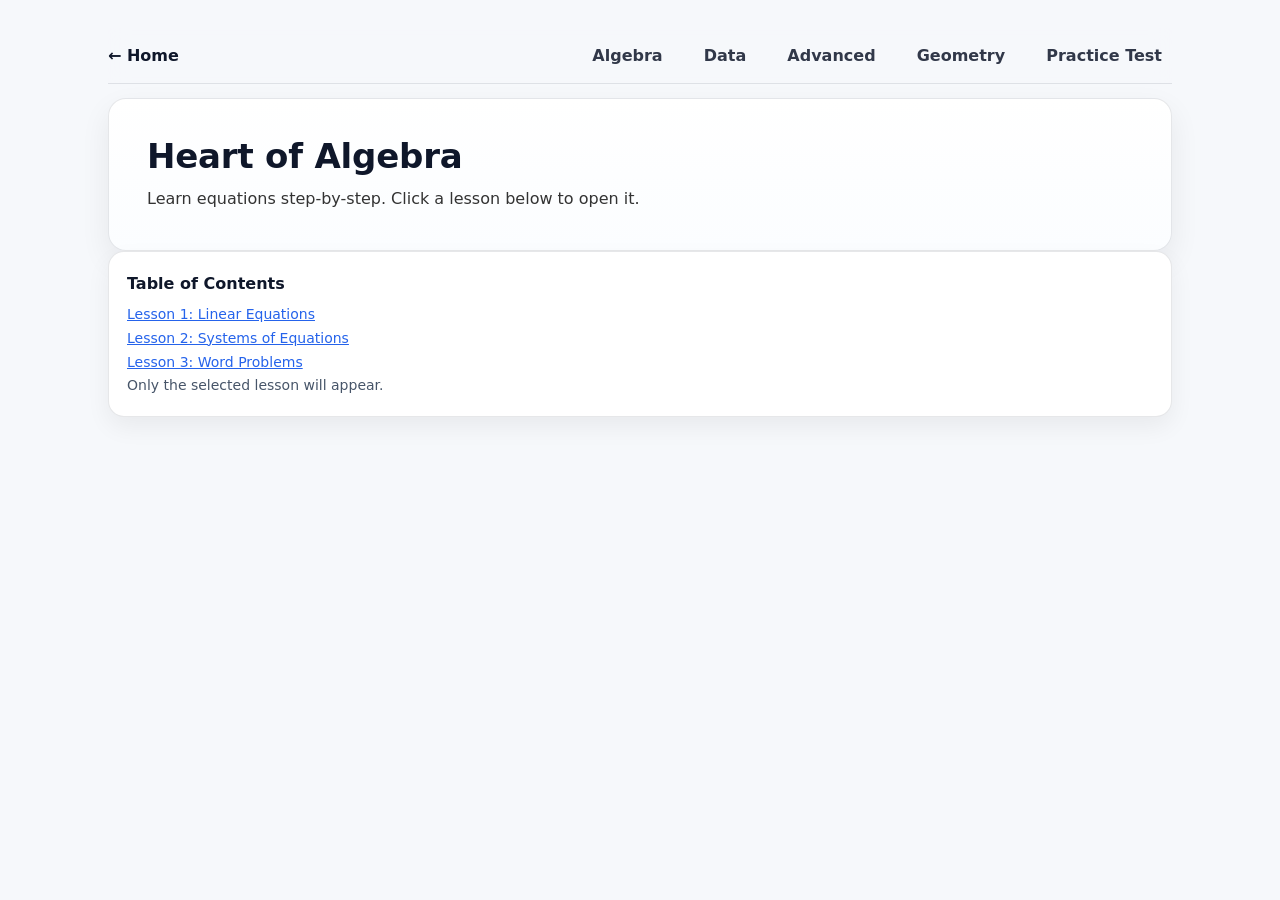
<file: topics/algebra.html>
<!DOCTYPE html>
<html lang="en">
<head>
  <meta charset="UTF-8" />
  <meta name="viewport" content="width=device-width, initial-scale=1.0" />
  <title>Algebra • Temuulen SAT Math</title>
  <link rel="stylesheet" href="../assets/style.css" />
  <script src="../assets/app.js"></script>
</head>
<body>
  <div class="container">

    <!-- NAV -->
    <div class="nav">
      <div style="font-weight:900; cursor:pointer;" onclick="goHome()">← Home</div>
      <div class="links">
        <a href="algebra.html">Algebra</a>
        <a href="data.html">Data</a>
        <a href="advanced.html">Advanced</a>
        <a href="geometry.html">Geometry</a>
        <a href="../practice.html">Practice Test</a>
      </div>
    </div>

    <!-- HERO -->
    <div class="hero">
      <h1 style="margin:0 0 10px;font-size:34px;line-height:1.15;">Heart of Algebra</h1>
      <p style="margin:0;color:#333;line-height:1.6;">
        Learn equations step-by-step. Click a lesson below to open it.
      </p>
    </div>

    <!-- TABLE OF CONTENTS -->
    <div class="card">
      <h3 style="margin-top:0;">Table of Contents</h3>
      <p><a href="#" onclick="showLesson(1); return false;">Lesson 1: Linear Equations</a></p>
      <p><a href="#" onclick="showLesson(2); return false;">Lesson 2: Systems of Equations</a></p>
      <p><a href="#" onclick="showLesson(3); return false;">Lesson 3: Word Problems</a></p>
      <p class="small">Only the selected lesson will appear.</p>
    </div>

    <!-- LESSON 1 (HIDDEN UNTIL CLICK) -->
    <div class="card" id="lesson1" style="display:none;">
      <h3 id="l1">Lesson 1: Linear Equations</h3>
      <p><strong>Goal:</strong> Solve for <em>x</em> by isolating the variable using inverse operations.</p>

      <p><strong>Steps:</strong></p>
      <ul>
        <li>Combine like terms on each side if needed.</li>
        <li>Move constants (numbers) to the other side using +/−.</li>
        <li>Move x-terms to one side.</li>
        <li>Divide/multiply to make the coefficient of x equal to 1.</li>
        <li>Quick check: plug your answer back into the original equation.</li>
      </ul>

      <p><strong>Example 1:</strong> 2x + 6 = 14</p>
      <ul>
        <li>Subtract 6 from both sides: 2x = 8</li>
        <li>Divide by 2: x = 4</li>
        <li>Check: 2(4)+6 = 14 ✅</li>
      </ul>

      <p><strong>Example 2:</strong> 5x − 3 = 2x + 12</p>
      <ul>
        <li>Subtract 2x from both sides: 3x − 3 = 12</li>
        <li>Add 3 to both sides: 3x = 15</li>
        <li>Divide by 3: x = 5</li>
        <li>Check: 5(5)−3 = 22 and 2(5)+12 = 22 ✅</li>
      </ul>

      <p><strong>Common mistakes:</strong></p>
      <ul>
        <li>Forgetting to do the same operation to both sides.</li>
        <li>Sign errors (subtracting a negative incorrectly).</li>
      </ul>

      <p><strong>Quick Practice:</strong></p>
      <ol>
        <li>3x + 7 = 22</li>
        <li>4x − 9 = 11</li>
        <li>6x + 5 = 2x + 25</li>
      </ol>

      <p class="small"><strong>Answer Key:</strong> (1) x=5, (2) x=5, (3) x=5</p>
    </div>

    <!-- LESSON 2 (HIDDEN UNTIL CLICK) -->
    <div class="card" id="lesson2" style="display:none;">
      <h3 id="l2">Lesson 2: Systems of Equations</h3>
      <p><strong>Goal:</strong> Find the point (<em>x</em>, <em>y</em>) that makes <strong>both</strong> equations true.</p>

      <p><strong>Two main methods:</strong></p>
      <ul>
        <li><strong>Substitution:</strong> Solve one equation for a variable, then plug into the other.</li>
        <li><strong>Elimination:</strong> Add/subtract equations to cancel one variable.</li>
      </ul>

      <p><strong>Example 1 (Substitution):</strong></p>
      <p>y = 2x + 1 and y = -x + 7</p>
      <ul>
        <li>Set equal: 2x + 1 = -x + 7</li>
        <li>Add x: 3x + 1 = 7</li>
        <li>Subtract 1: 3x = 6 → x = 2</li>
        <li>Plug in: y = 2(2) + 1 = 5</li>
        <li><strong>Solution:</strong> (2, 5)</li>
      </ul>

      <p><strong>Example 2 (Elimination):</strong></p>
      <p>x + y = 9 and x - y = 1</p>
      <ul>
        <li>Add equations: 2x = 10</li>
        <li>x = 5</li>
        <li>Plug in: 5 + y = 9 → y = 4</li>
        <li><strong>Solution:</strong> (5, 4)</li>
      </ul>

      <p><strong>Common mistakes:</strong></p>
      <ul>
        <li>Forgetting to multiply an equation when using elimination.</li>
        <li>Solving for x but not finding y.</li>
      </ul>

      <p><strong>Quick Practice:</strong></p>
      <ol>
        <li>y = x + 3 and y = 2x - 1</li>
        <li>2x + y = 11 and x - y = 1</li>
      </ol>

      <p class="small"><strong>Answer Key:</strong> (1) (4,7)  (2) (4,3)</p>
    </div>

    <!-- LESSON 3 (HIDDEN UNTIL CLICK) -->
    <div class="card" id="lesson3" style="display:none;">
      <h3 id="l3">Lesson 3: Word Problems</h3>
      <p><strong>Goal:</strong> Translate real-world situations into algebraic equations and solve them.</p>

      <p><strong>Strategy:</strong></p>
      <ul>
        <li>Define a variable.</li>
        <li>Turn words into math.</li>
        <li>Write an equation.</li>
        <li>Solve and check.</li>
      </ul>

      <p><strong>Example 1:</strong></p>
      <p>A taxi charges $4 plus $1.50 per mile. If the ride costs $19, how many miles were traveled?</p>
      <ul>
        <li>Let m = miles.</li>
        <li>4 + 1.5m = 19</li>
        <li>1.5m = 15</li>
        <li>m = 10</li>
      </ul>

      <p><strong>Example 2:</strong></p>
      <p>A number increased by 7 is equal to 3 times the number. What is the number?</p>
      <ul>
        <li>Let x = number.</li>
        <li>x + 7 = 3x</li>
        <li>7 = 2x</li>
        <li>x = 3.5</li>
      </ul>

      <p><strong>Common mistakes:</strong></p>
      <ul>
        <li>Not defining the variable.</li>
        <li>Mixing up “more than” vs “times”.</li>
      </ul>

      <p><strong>Quick Practice:</strong></p>
      <ol>
        <li>A gym charges $25 plus $10 per month. Total cost is $95. How many months?</li>
        <li>Twice a number minus 5 equals 9. Find the number.</li>
      </ol>

      <p class="small"><strong>Answer Key:</strong> (1) 7 months  (2) 7</p>
    </div>

  </div>

  <!-- SCRIPT: SHOW ONLY ONE LESSON -->
  <script>
    function showLesson(n) {
      document.getElementById("lesson1").style.display = "none";
      document.getElementById("lesson2").style.display = "none";
      document.getElementById("lesson3").style.display = "none";

      const el = document.getElementById("lesson" + n);
      el.style.display = "block";
      el.scrollIntoView({ behavior: "smooth", block: "start" });
    }
  </script>
</body>
</html>
</file>
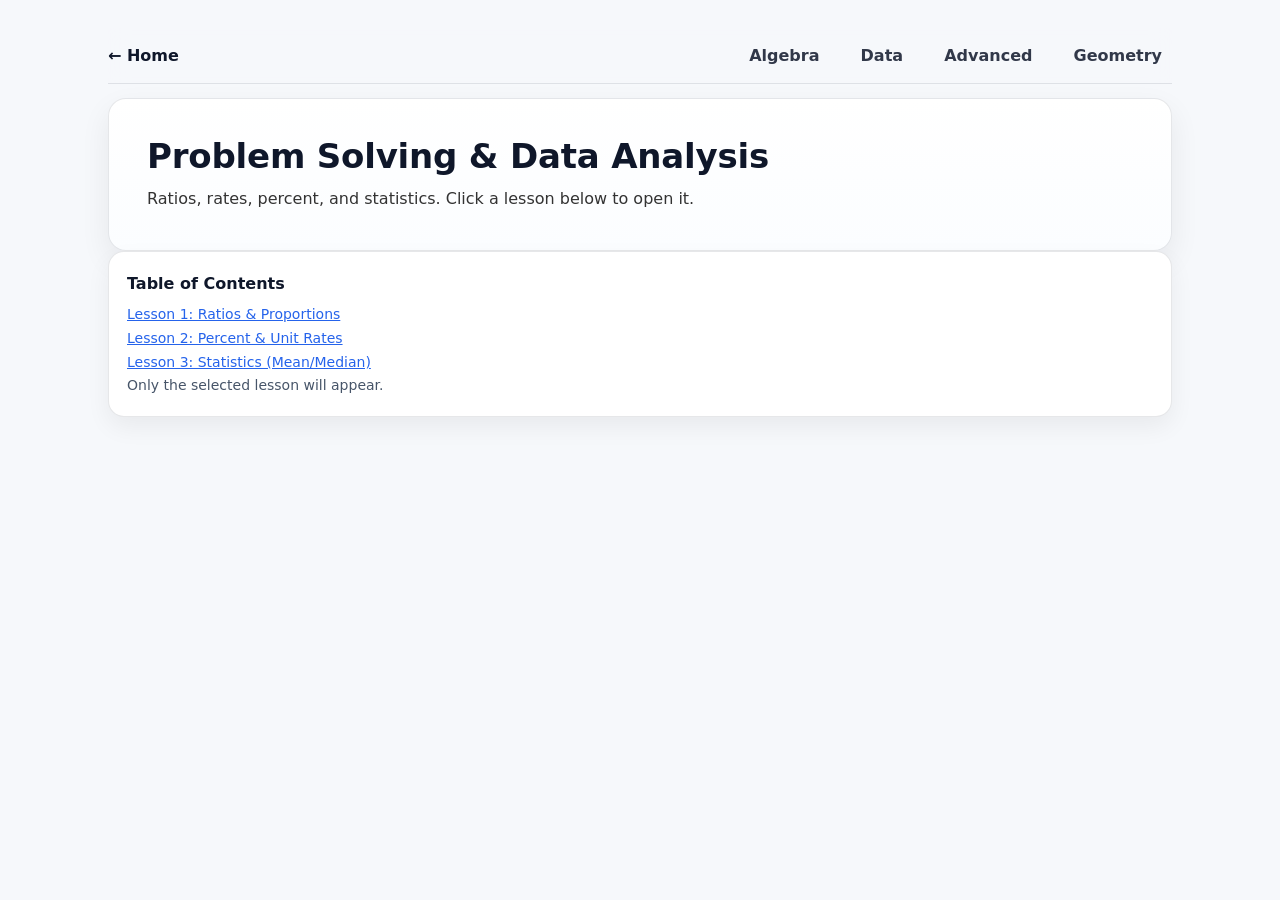
<file: topics/data.html>
<!DOCTYPE html>
<html lang="en">
<head>
  <meta charset="UTF-8" />
  <meta name="viewport" content="width=device-width, initial-scale=1.0" />
  <title>Data • Temuulen SAT Math</title>
  <link rel="stylesheet" href="../assets/style.css" />
  <script src="../assets/app.js"></script>
</head>
<body>
  <div class="container">

    <!-- NAV -->
    <div class="nav">
      <div style="font-weight:900; cursor:pointer;" onclick="goHome()">← Home</div>
      <div class="links">
        <a href="algebra.html">Algebra</a>
        <a href="data.html">Data</a>
        <a href="advanced.html">Advanced</a>
        <a href="geometry.html">Geometry</a>
      </div>
    </div>

    <!-- HERO -->
    <div class="hero">
      <h1 style="margin:0 0 10px;font-size:34px;line-height:1.15;">Problem Solving & Data Analysis</h1>
      <p style="margin:0;color:#333;line-height:1.6;">
        Ratios, rates, percent, and statistics. Click a lesson below to open it.
      </p>
    </div>

    <!-- TOC -->
    <div class="card">
      <h3 style="margin-top:0;">Table of Contents</h3>
      <p><a href="#" onclick="showLesson(1); return false;">Lesson 1: Ratios & Proportions</a></p>
      <p><a href="#" onclick="showLesson(2); return false;">Lesson 2: Percent & Unit Rates</a></p>
      <p><a href="#" onclick="showLesson(3); return false;">Lesson 3: Statistics (Mean/Median)</a></p>
      <p class="small">Only the selected lesson will appear.</p>
    </div>

    <!-- LESSON 1 -->
    <div class="card" id="lesson1" style="display:none;">
      <h3 id="l1">Lesson 1: Ratios & Proportions</h3>
      <p><strong>Goal:</strong> Use ratios to compare quantities and solve proportions.</p>

      <p><strong>Key ideas:</strong></p>
      <ul>
        <li>A ratio compares two quantities: 3:2 means 3 parts to 2 parts.</li>
        <li>A proportion is an equation: a/b = c/d.</li>
        <li>Cross-multiply to solve: a·d = b·c.</li>
      </ul>

      <p><strong>Example 1:</strong> Flour:sugar = 5:2. If flour is 20 cups, sugar is how many cups?</p>
      <ul>
        <li>Scale factor = 20 ÷ 5 = 4</li>
        <li>Sugar = 2 × 4 = 8 cups</li>
      </ul>

      <p><strong>Example 2:</strong> If x/12 = 5/8, find x.</p>
      <ul>
        <li>Cross-multiply: 8x = 12·5 = 60</li>
        <li>x = 60/8 = 7.5</li>
      </ul>

      <p><strong>Common mistakes:</strong></p>
      <ul>
        <li>Flipping only one side of a proportion.</li>
        <li>Mixing units (miles vs. hours).</li>
      </ul>

      <p><strong>Quick Practice:</strong></p>
      <ol>
        <li>Paint:water = 3:1. If paint is 15, water is?</li>
        <li>y/9 = 4/3. Find y.</li>
      </ol>
      <p class="small"><strong>Answer Key:</strong> (1) 5 (2) 12</p>
    </div>

    <!-- LESSON 2 -->
    <div class="card" id="lesson2" style="display:none;">
      <h3 id="l2">Lesson 2: Percent & Unit Rates</h3>
      <p><strong>Goal:</strong> Solve problems involving percent change and “per 1” rates.</p>

      <p><strong>Percent basics:</strong></p>
      <ul>
        <li>Percent means “out of 100.” 25% = 25/100 = 0.25</li>
        <li>Percent change = (new − old) / old</li>
      </ul>

      <p><strong>Example 1 (Percent increase):</strong> Price goes from 50 to 60.</p>
      <ul>
        <li>Change = 10</li>
        <li>Percent increase = 10/50 = 0.2 = 20%</li>
      </ul>

      <p><strong>Example 2 (Unit rate):</strong> 150 miles in 2.5 hours.</p>
      <ul>
        <li>Rate = 150 / 2.5 = 60 miles per hour</li>
      </ul>

      <p><strong>Quick Practice:</strong></p>
      <ol>
        <li>Decrease from 80 to 68. Percent decrease?</li>
        <li>24 dollars for 6 items. Cost per item?</li>
      </ol>
      <p class="small"><strong>Answer Key:</strong> (1) 15% (2) $4</p>
    </div>

    <!-- LESSON 3 -->
    <div class="card" id="lesson3" style="display:none;">
      <h3 id="l3">Lesson 3: Statistics (Mean/Median)</h3>
      <p><strong>Goal:</strong> Understand averages and how data is summarized.</p>

      <p><strong>Key definitions:</strong></p>
      <ul>
        <li><strong>Mean:</strong> sum ÷ count</li>
        <li><strong>Median:</strong> middle value when sorted</li>
        <li><strong>Range:</strong> max − min</li>
      </ul>

      <p><strong>Example 1:</strong> Mean of 4 numbers is 12. What is the sum?</p>
      <ul>
        <li>Sum = 12 × 4 = 48</li>
      </ul>

      <p><strong>Example 2:</strong> Data: 3, 7, 7, 10, 21. Median?</p>
      <ul>
        <li>Already sorted, middle is 7</li>
      </ul>

      <p><strong>Quick Practice:</strong></p>
      <ol>
        <li>Mean of 5 numbers is 8. Sum?</li>
        <li>Median of 2, 5, 9, 12 is?</li>
      </ol>
      <p class="small"><strong>Answer Key:</strong> (1) 40 (2) (5+9)/2 = 7</p>
    </div>

  </div>

  <script>
    function showLesson(n) {
      document.getElementById("lesson1").style.display = "none";
      document.getElementById("lesson2").style.display = "none";
      document.getElementById("lesson3").style.display = "none";

      const el = document.getElementById("lesson" + n);
      el.style.display = "block";
      el.scrollIntoView({ behavior: "smooth", block: "start" });
    }
  </script>
</body>
</html>
</file>
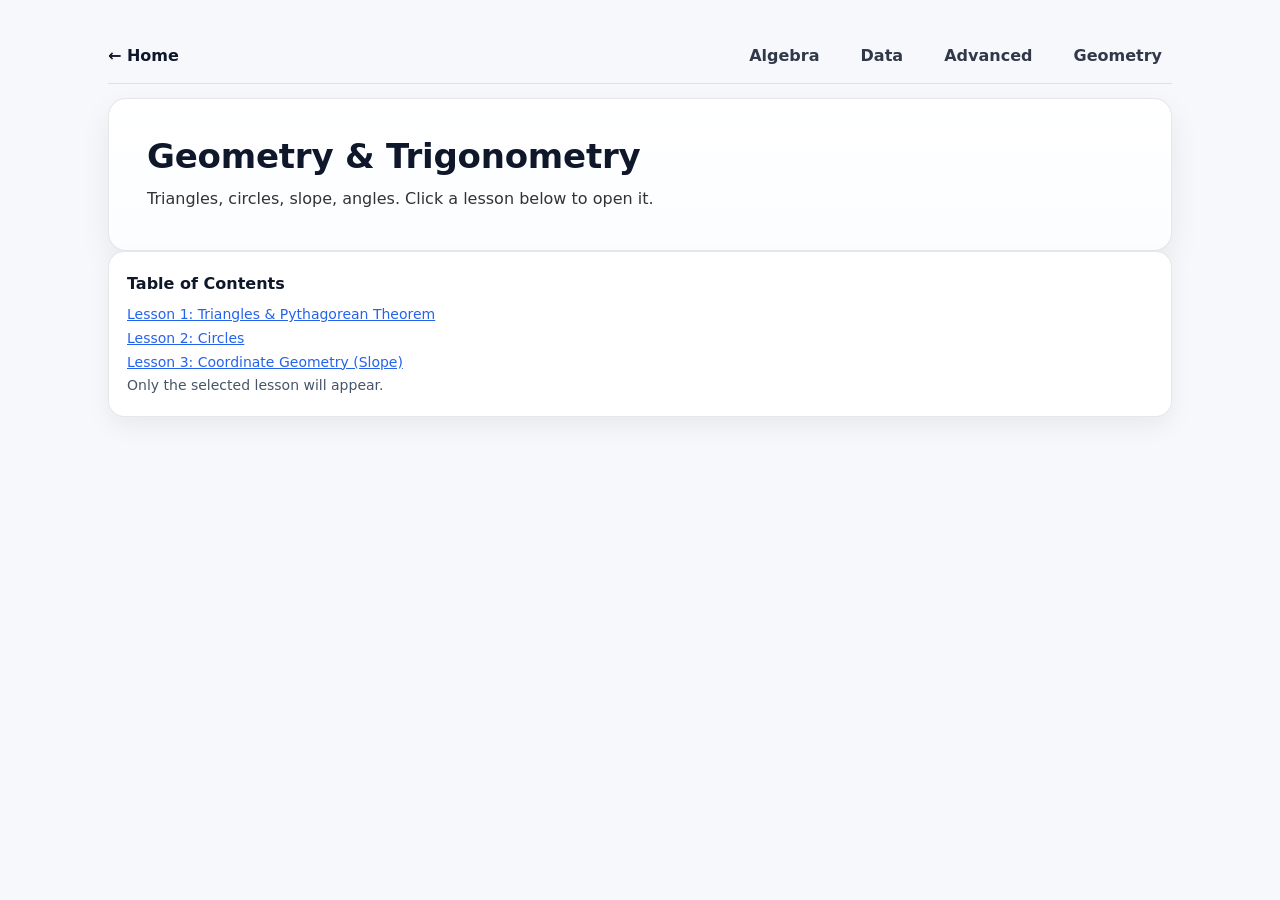
<file: topics/geometry.html>
<!DOCTYPE html>
<html lang="en">
<head>
  <meta charset="UTF-8" />
  <meta name="viewport" content="width=device-width, initial-scale=1.0" />
  <title>Geometry • Temuulen SAT Math</title>
  <link rel="stylesheet" href="../assets/style.css" />
  <script src="../assets/app.js"></script>
</head>
<body>
  <div class="container">

    <div class="nav">
      <div style="font-weight:900; cursor:pointer;" onclick="goHome()">← Home</div>
      <div class="links">
        <a href="algebra.html">Algebra</a>
        <a href="data.html">Data</a>
        <a href="advanced.html">Advanced</a>
        <a href="geometry.html">Geometry</a>
      </div>
    </div>

    <div class="hero">
      <h1 style="margin:0 0 10px;font-size:34px;line-height:1.15;">Geometry & Trigonometry</h1>
      <p style="margin:0;color:#333;line-height:1.6;">
        Triangles, circles, slope, angles. Click a lesson below to open it.
      </p>
    </div>

    <div class="card">
      <h3 style="margin-top:0;">Table of Contents</h3>
      <p><a href="#" onclick="showLesson(1); return false;">Lesson 1: Triangles & Pythagorean Theorem</a></p>
      <p><a href="#" onclick="showLesson(2); return false;">Lesson 2: Circles</a></p>
      <p><a href="#" onclick="showLesson(3); return false;">Lesson 3: Coordinate Geometry (Slope)</a></p>
      <p class="small">Only the selected lesson will appear.</p>
    </div>

    <div class="card" id="lesson1" style="display:none;">
      <h3 id="l1">Lesson 1: Triangles & Pythagorean Theorem</h3>
      <p><strong>Goal:</strong> Solve right triangles using a²+b²=c².</p>
      <p><strong>Example:</strong> Legs 9 and 12 → c = √(81+144)=√225=15</p>
      <p><strong>Quick Practice:</strong> Legs 6 and 8 → hypotenuse?</p>
      <p class="small"><strong>Answer Key:</strong> 10</p>
    </div>

    <div class="card" id="lesson2" style="display:none;">
      <h3 id="l2">Lesson 2: Circles</h3>
      <p><strong>Goal:</strong> Use circumference and area formulas.</p>
      <ul>
        <li>C = 2πr</li>
        <li>A = πr²</li>
      </ul>
      <p><strong>Example:</strong> If C = 12π, then 2πr=12π → r=6</p>
      <p><strong>Quick Practice:</strong> If r=5, what is area?</p>
      <p class="small"><strong>Answer Key:</strong> 25π</p>
    </div>

    <div class="card" id="lesson3" style="display:none;">
      <h3 id="l3">Lesson 3: Coordinate Geometry (Slope)</h3>
      <p><strong>Goal:</strong> Find slope and interpret lines.</p>
      <p><strong>Slope formula:</strong> (y₂−y₁)/(x₂−x₁)</p>
      <p><strong>Example:</strong> (1,2) to (5,10): (10−2)/(5−1)=8/4=2</p>
      <p><strong>Quick Practice:</strong> Slope from (2,3) to (6,11)?</p>
      <p class="small"><strong>Answer Key:</strong> (11−3)/(6−2)=8/4=2</p>
    </div>

  </div>

  <script>
    function showLesson(n) {
      document.getElementById("lesson1").style.display = "none";
      document.getElementById("lesson2").style.display = "none";
      document.getElementById("lesson3").style.display = "none";

      const el = document.getElementById("lesson" + n);
      el.style.display = "block";
      el.scrollIntoView({ behavior: "smooth", block: "start" });
    }
  </script>
</body>
</html>
</file>
<file: assets/style.css>
:root{
  --bg:#f6f8fb;
  --card:#ffffff;
  --text:#0f172a;              /* darker + more academic */
  --muted:#475569;             /* softer gray */
  --line:rgba(15,23,42,0.10);

  --brand:#2563eb;             /* academic blue */
  --brand2:#1e40af;
  --brandSoft:#eaf1ff;

  --radius:16px;
  --shadow:0 12px 30px rgba(2,6,23,0.07);
}

*{box-sizing:border-box;}

html{ scroll-behavior:smooth; }

body{
  margin:0;
  font-family: system-ui, -apple-system, Segoe UI, Roboto, Arial, sans-serif;
  background:var(--bg);
  color:var(--text);
  line-height:1.7;
}

/* Better reading width + spacing */
.container{
  max-width:1100px;
  margin:0 auto;
  padding:28px 18px;
}

/* ===== Nav ===== */
.nav{
  display:flex;
  justify-content:space-between;
  align-items:center;
  padding:14px 0;
  position:sticky;
  top:0;
  background:rgba(246,248,251,0.88);
  backdrop-filter: blur(10px);
  border-bottom:1px solid var(--line);
  z-index:10;
}

.brand{
  font-weight:900;
  letter-spacing:0.2px;
  cursor:pointer;
  font-size:16px;
  color:var(--text);
}

.links a{
  margin-left:16px;
  text-decoration:none;
  font-weight:700;
  color:var(--text);
  opacity:0.85;
  padding:8px 10px;
  border-radius:10px;
  transition: background .15s ease, opacity .15s ease, transform .15s ease;
}
.links a:hover{
  opacity:1;
  background:rgba(37,99,235,0.08);
  transform: translateY(-1px);
}

/* ===== Hero ===== */
.hero{
  background:linear-gradient(180deg, #ffffff, #fbfdff);
  border-radius:18px;
  padding:38px;
  box-shadow: var(--shadow);
  margin-top:14px;
  border:1px solid var(--line);
}

.hero h1{
  font-size: clamp(28px, 4vw, 44px);
  line-height:1.15;
  margin:0 0 10px;
  letter-spacing:-0.2px;
}

.hero p{
  margin:0 0 18px;
  color:var(--muted);
  max-width:75ch;
}

/* ===== Buttons ===== */
.btn{
  display:inline-flex;
  align-items:center;
  justify-content:center;
  background:var(--brand);
  color:#fff;
  padding:11px 16px;
  border-radius:12px;
  text-decoration:none;
  font-weight:800;
  border:1px solid transparent;
  cursor:pointer;
  transition: transform .15s ease, box-shadow .15s ease, background .15s ease;
  box-shadow: 0 10px 18px rgba(37,99,235,0.18);
}

.btn:hover{
  background:var(--brand2);
  transform: translateY(-1px);
}

.btn.secondary{
  background:transparent;
  color:var(--text);
  border-color: var(--line);
  box-shadow:none;
}
.btn.secondary:hover{
  background:rgba(2,6,23,0.04);
}

/* ===== Sections ===== */
.section{ margin-top:30px; }

.section h2{
  margin:0 0 10px;
  font-size:22px;
  letter-spacing:-0.2px;
}

.section p{
  color:var(--muted);
}

/* ===== Grid + Cards ===== */
.grid{
  display:grid;
  grid-template-columns: repeat(2, 1fr);
  gap:14px;
}

.card{
  background:var(--card);
  padding:18px;
  border-radius:var(--radius);
  border:1px solid var(--line);
  box-shadow: 0 10px 25px rgba(2,6,23,0.06);
  transition: transform .15s ease, box-shadow .15s ease;
}

.card:hover{
  transform: translateY(-2px);
  box-shadow: 0 14px 34px rgba(2,6,23,0.09);
}

.card h3{
  margin:0 0 6px;
  font-size:16px;
}

.card p{
  margin:0;
  color:var(--muted);
  font-size:14px;
}

/* Lessons / content blocks */
.lesson{
  border:1px solid var(--line);
  border-radius:var(--radius);
  padding:16px;
  margin-top:12px;
  background:var(--card);
  box-shadow: 0 10px 25px rgba(2,6,23,0.04);
}

.small{ font-size:13px; color:#64748b; }

a{ color:var(--brand); }
a:hover{ color:var(--brand2); }

/* ===== Responsive ===== */
@media (max-width:900px){
  .grid{ grid-template-columns:1fr; }
  .hero{ padding:24px; }
}

/* Mobile Navigation Fix */
@media (max-width: 768px) {
  .nav {
    flex-direction: column;
    align-items: flex-start;
    gap: 10px;
  }

  .links {
    display: flex;
    flex-wrap: wrap;
    gap: 10px;
  }

  .links a {
    margin-left: 0;
  }

  .navCta {
    align-self: flex-start;
  }
}

/* Split-screen / small desktop fix */
@media (max-width: 1100px) {
  .nav {
    flex-wrap: wrap;
    gap: 10px;
  }

  .links {
    display: flex;
    flex-wrap: wrap;
    gap: 10px;
  }

  .links a {
    margin-left: 0 !important;
    white-space: nowrap;
  }

  .navCta {
    margin-left: 0 !important;
    white-space: nowrap;
  }
}
</file>
